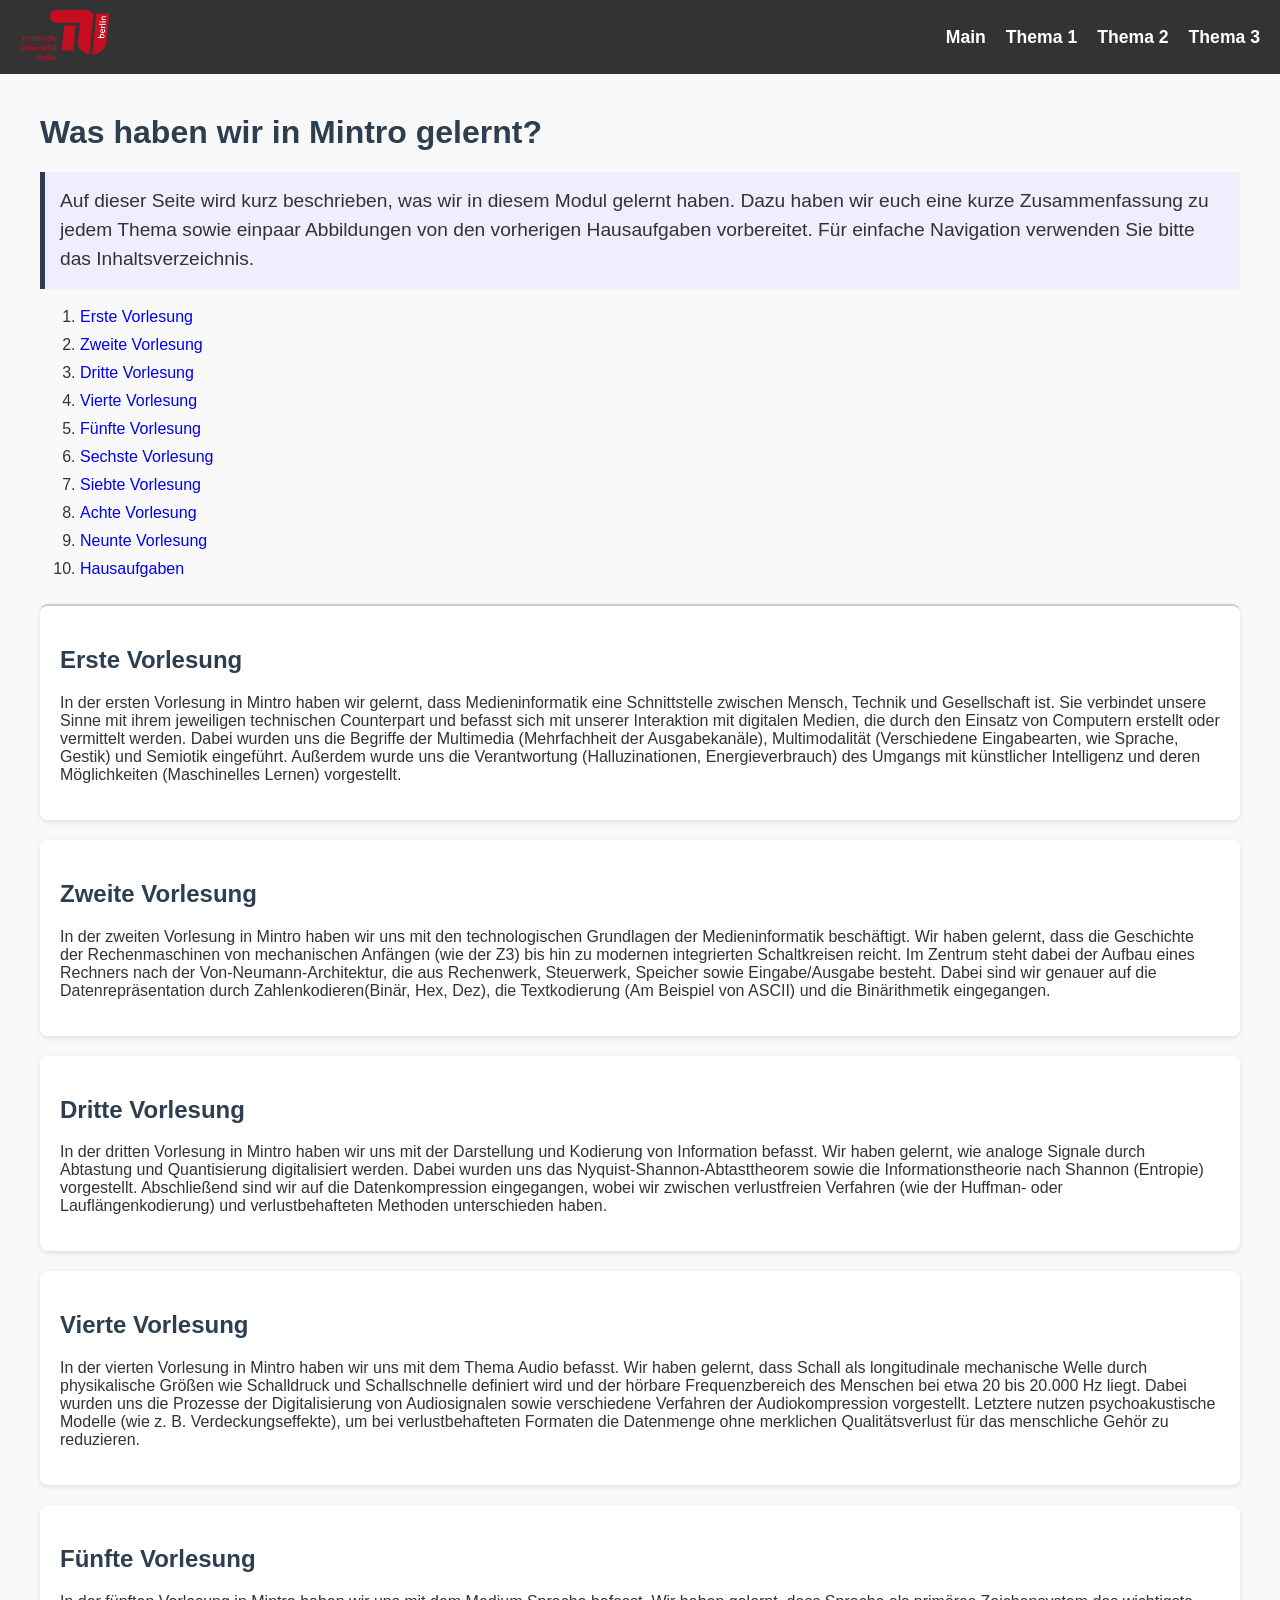
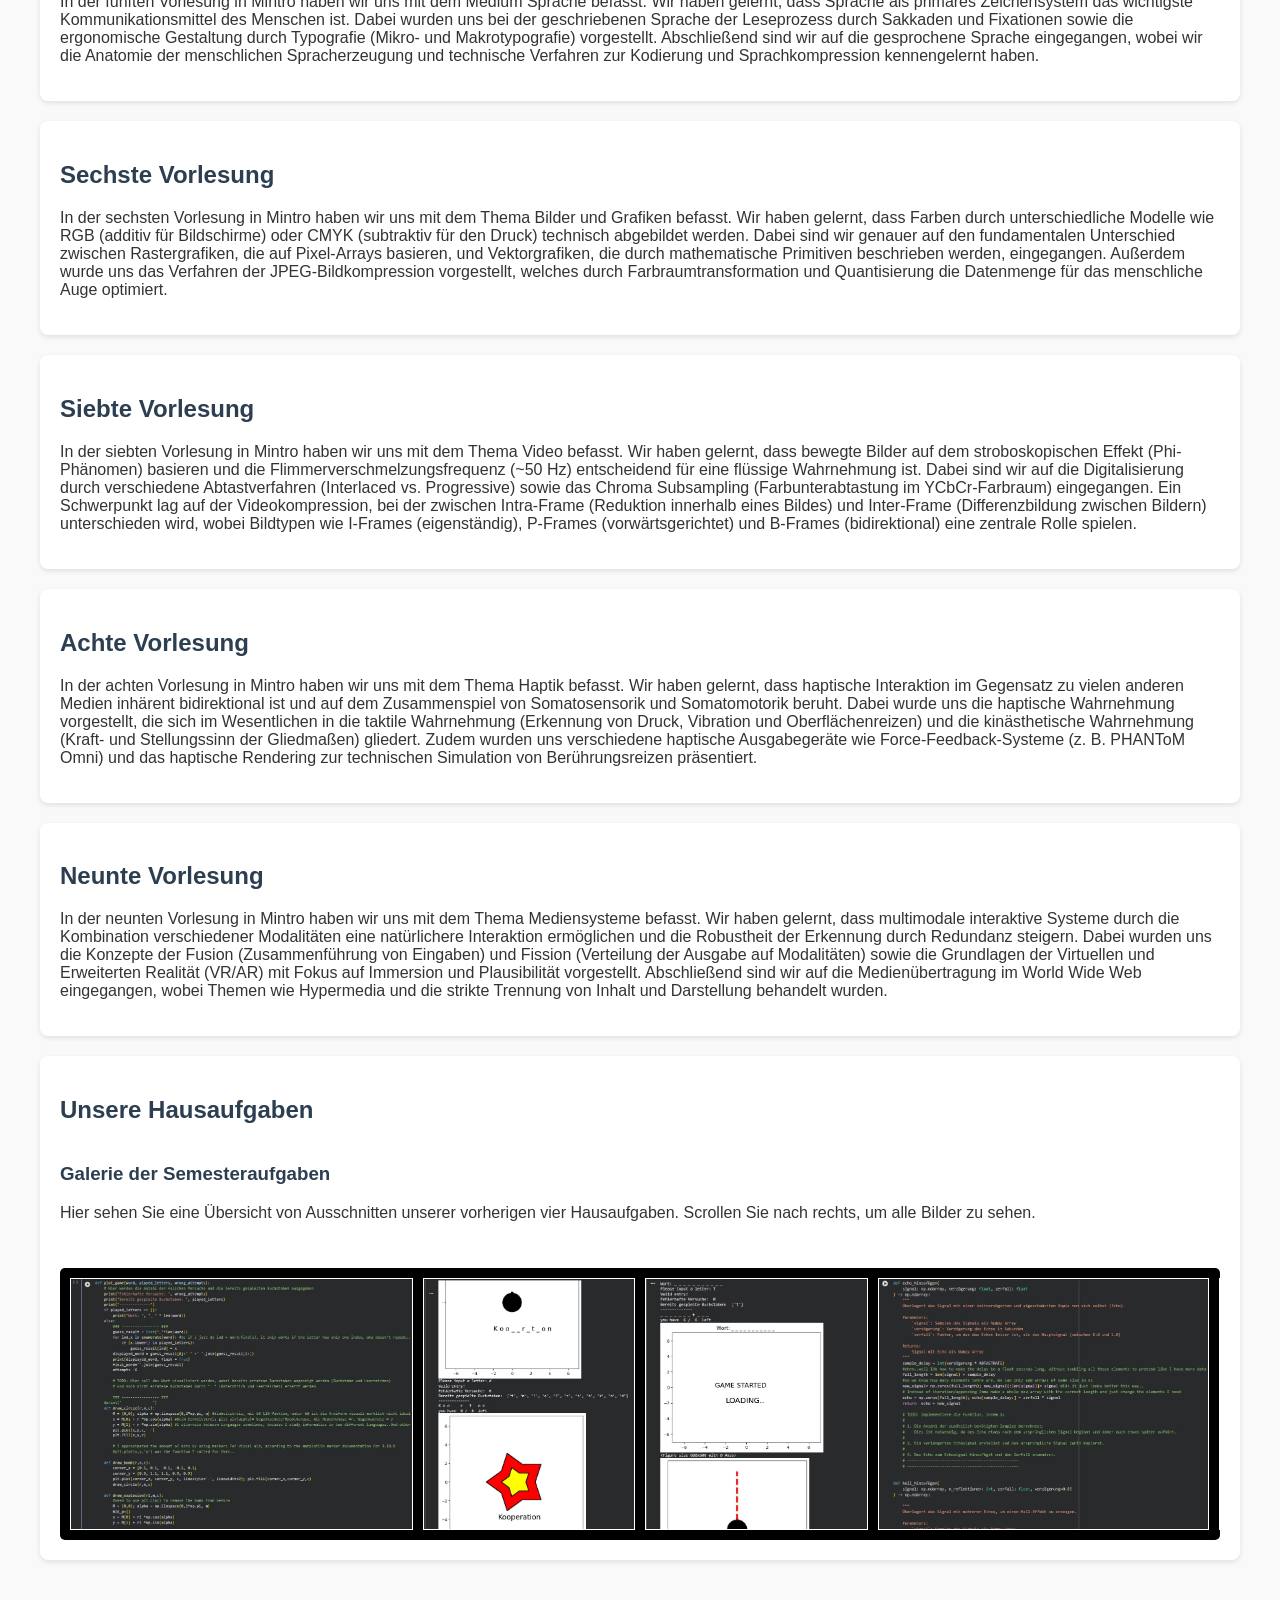
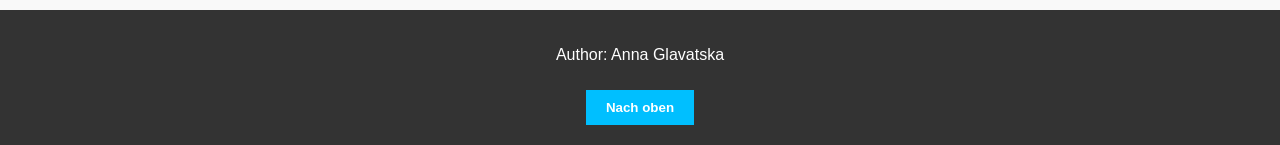
<file: index.html>
<!DOCTYPE html>
<html lang="de">
    <head>
        <meta charset="UTF-8"> <title>Gemeinsame Seite</title> 
        <link rel="stylesheet" href="index.css">
        <meta name="viewport" content="width=device-width, initial-scale=1.0">

    </head>
    <body>
        <header>
            <div class ="logo"> <img src="pictures/TUB.png" alt="TU-LOGO"></div> 
            <nav>
                <ul>
                    <li><a href="index.html">Main</a></li>
                    <li><a href="site_1.html">Thema 1</a></li>
                    <li><a href="site_2.html">Thema 2</a></li>
                    <li><a href="site_3.html">Thema 3</a></li>

                </ul>   
            </nav>
        </header>
        <main>
            <h1>Was haben wir in Mintro gelernt?</h1>
            <div class="introduction">
                <p>Auf dieser Seite wird kurz beschrieben, was wir in diesem Modul gelernt haben. 
                Dazu haben wir euch eine kurze Zusammenfassung zu jedem Thema sowie einpaar Abbildungen von den vorherigen Hausaufgaben vorbereitet. 
                Für einfache Navigation verwenden Sie bitte das Inhaltsverzeichnis.</p>
            </div>
            <div class="contents_tab">
                <ol>
                    <li><a href="#vorlesung1">Erste Vorlesung</a></li>
                    <li><a href="#vorlesung2">Zweite Vorlesung</a></li>
                    <li><a href="#vorlesung3">Dritte Vorlesung</a></li>
                    <li><a href="#vorlesung4">Vierte Vorlesung</a></li>
                    <li><a href="#vorlesung5">Fünfte Vorlesung</a></li>
                    <li><a href="#vorlesung6">Sechste Vorlesung</a></li>
                    <li><a href="#vorlesung7">Siebte Vorlesung</a></li>
                    <li><a href="#vorlesung8">Achte Vorlesung</a></li>
                    <li><a href="#vorlesung9">Neunte Vorlesung</a></li>
                    <li><a href="#hausaufgaben">Hausaufgaben</a></li>
                </ol>
            </div>

        <section id="vorlesung1">
            <h2>Erste Vorlesung</h2>

            <p>In der ersten Vorlesung in Mintro haben wir gelernt, dass Medieninformatik eine Schnittstelle zwischen Mensch, Technik und Gesellschaft ist. 
            Sie verbindet unsere Sinne mit ihrem jeweiligen technischen Counterpart und befasst sich mit unserer Interaktion mit digitalen Medien, die durch den Einsatz von Computern erstellt oder vermittelt werden. 
            Dabei wurden uns die Begriffe der Multimedia (Mehrfachheit der Ausgabekanäle), Multimodalität (Verschiedene Eingabearten, wie Sprache, Gestik) und Semiotik eingeführt. 
            Außerdem wurde uns die Verantwortung (Halluzinationen, Energieverbrauch) des Umgangs mit künstlicher Intelligenz und deren Möglichkeiten (Maschinelles Lernen) vorgestellt. 
            </p>
        </section>
        <section id="vorlesung2">
            <h2>Zweite Vorlesung</h2>
            <p>In der zweiten Vorlesung in Mintro haben wir uns mit den technologischen Grundlagen der Medieninformatik beschäftigt. 
            Wir haben gelernt, dass die Geschichte der Rechenmaschinen von mechanischen Anfängen (wie der Z3) bis hin zu modernen integrierten Schaltkreisen reicht. 
            Im Zentrum steht dabei der Aufbau eines Rechners nach der Von-Neumann-Architektur, die aus Rechenwerk, Steuerwerk, Speicher sowie Eingabe/Ausgabe besteht. 
            Dabei sind wir genauer auf die Datenrepräsentation durch Zahlenkodieren(Binär, Hex, Dez), die Textkodierung (Am Beispiel von ASCII) und die Binärithmetik eingegangen.
            </p>
        </section>

        <section id="vorlesung3">
            <h2>Dritte Vorlesung</h2>
            <p>In der dritten Vorlesung in Mintro haben wir uns mit der Darstellung und Kodierung von Information befasst. 
                Wir haben gelernt, wie analoge Signale durch Abtastung und Quantisierung digitalisiert werden. 
                Dabei wurden uns das Nyquist-Shannon-Abtasttheorem sowie die Informationstheorie nach Shannon (Entropie) vorgestellt. 
                Abschließend sind wir auf die Datenkompression eingegangen, wobei wir zwischen verlustfreien Verfahren (wie der Huffman- oder Lauflängenkodierung) und verlustbehafteten Methoden unterschieden haben. 
            </p>
        </section>

        <section id="vorlesung4">
            <h2>Vierte Vorlesung</h2>
            <p>In der vierten Vorlesung in Mintro haben wir uns mit dem Thema Audio befasst. 
                Wir haben gelernt, dass Schall als longitudinale mechanische Welle durch physikalische Größen wie Schalldruck und Schallschnelle definiert wird und der hörbare Frequenzbereich des Menschen bei etwa 20 bis 20.000 Hz liegt. 
                Dabei wurden uns die Prozesse der Digitalisierung von Audiosignalen sowie verschiedene Verfahren der Audiokompression vorgestellt. 
                Letztere nutzen psychoakustische Modelle (wie z. B. Verdeckungseffekte), um bei verlustbehafteten Formaten die Datenmenge ohne merklichen Qualitätsverlust für das menschliche Gehör zu reduzieren.
            </p>
        </section>
        
        <section id="vorlesung5">
            <h2>Fünfte Vorlesung</h2>
            <p>In der fünften Vorlesung in Mintro haben wir uns mit dem Medium Sprache befasst. Wir haben gelernt, dass Sprache als primäres Zeichensystem das wichtigste Kommunikationsmittel des Menschen ist. 
                Dabei wurden uns bei der geschriebenen Sprache der Leseprozess durch Sakkaden und Fixationen sowie die ergonomische Gestaltung durch Typografie (Mikro- und Makrotypografie) vorgestellt. 
                Abschließend sind wir auf die gesprochene Sprache eingegangen, wobei wir die Anatomie der menschlichen Spracherzeugung und technische Verfahren zur Kodierung und Sprachkompression kennengelernt haben.
            </p>
        </section>
        
        <section id="vorlesung6">
            <h2>Sechste Vorlesung</h2>
            <p>In der sechsten Vorlesung in Mintro haben wir uns mit dem Thema Bilder und Grafiken befasst. 
                Wir haben gelernt, dass Farben durch unterschiedliche Modelle wie RGB (additiv für Bildschirme) oder CMYK (subtraktiv für den Druck) technisch abgebildet werden. 
                Dabei sind wir genauer auf den fundamentalen Unterschied zwischen Rastergrafiken, die auf Pixel-Arrays basieren, und Vektorgrafiken, die durch mathematische Primitiven beschrieben werden, eingegangen. 
                Außerdem wurde uns das Verfahren der JPEG-Bildkompression vorgestellt, welches durch Farbraumtransformation und Quantisierung die Datenmenge für das menschliche Auge optimiert.
            </p>
        </section>
        
        <section id="vorlesung7">
            <h2>Siebte Vorlesung</h2>
            <p>In der siebten Vorlesung in Mintro haben wir uns mit dem Thema Video befasst. 
                Wir haben gelernt, dass bewegte Bilder auf dem stroboskopischen Effekt (Phi-Phänomen) basieren und die Flimmerverschmelzungsfrequenz (~50 Hz) entscheidend für eine flüssige Wahrnehmung ist. 
                Dabei sind wir auf die Digitalisierung durch verschiedene Abtastverfahren (Interlaced vs. Progressive) sowie das Chroma Subsampling (Farbunterabtastung im YCbCr-Farbraum) eingegangen. 
                Ein Schwerpunkt lag auf der Videokompression, bei der zwischen Intra-Frame (Reduktion innerhalb eines Bildes) und Inter-Frame (Differenzbildung zwischen Bildern) unterschieden wird,
                 wobei Bildtypen wie I-Frames (eigenständig), P-Frames (vorwärtsgerichtet) und B-Frames (bidirektional) eine zentrale Rolle spielen.
            </p>
        </section>
        
        <section id="vorlesung8">
            <h2>Achte Vorlesung</h2>
            <p>In der achten Vorlesung in Mintro haben wir uns mit dem Thema Haptik befasst. 
                Wir haben gelernt, dass haptische Interaktion im Gegensatz zu vielen anderen Medien inhärent bidirektional ist und auf dem Zusammenspiel von Somatosensorik und Somatomotorik beruht. 
                Dabei wurde uns die haptische Wahrnehmung vorgestellt, die sich im Wesentlichen in die taktile Wahrnehmung (Erkennung von Druck, Vibration und Oberflächenreizen) und die kinästhetische Wahrnehmung (Kraft- und Stellungssinn der Gliedmaßen) gliedert. 
                Zudem wurden uns verschiedene haptische Ausgabegeräte wie Force-Feedback-Systeme (z. B. PHANToM Omni) und das haptische Rendering zur technischen Simulation von Berührungsreizen präsentiert.
            </p>
        </section>
        
        <section id="vorlesung9">
            <h2>Neunte Vorlesung</h2>
            <p>In der neunten Vorlesung in Mintro haben wir uns mit dem Thema Mediensysteme befasst. 
                Wir haben gelernt, dass multimodale interaktive Systeme durch die Kombination verschiedener Modalitäten eine natürlichere Interaktion ermöglichen und die Robustheit der Erkennung durch Redundanz steigern. 
                Dabei wurden uns die Konzepte der Fusion (Zusammenführung von Eingaben) und Fission (Verteilung der Ausgabe auf Modalitäten) sowie die Grundlagen der Virtuellen und Erweiterten Realität (VR/AR) mit Fokus auf Immersion und Plausibilität vorgestellt. 
                Abschließend sind wir auf die Medienübertragung im World Wide Web eingegangen, wobei Themen wie Hypermedia und die strikte Trennung von Inhalt und Darstellung behandelt wurden.
            </p>
        </section>

<section id="hausaufgaben">
            <h2>Unsere Hausaufgaben</h2>
            
            <div class="grid-container">
                
                <div class="hw_topic">
                    <h3>Galerie der Semesteraufgaben</h3>
                    <p>Hier sehen Sie eine Übersicht von Ausschnitten unserer vorherigen vier Hausaufgaben. Scrollen Sie nach rechts, um alle Bilder zu sehen.</p>
                </div>

                <div class="slider">
                    <img src="pictures/hw1.jpeg" alt="Hausaufgabe 1">
                    <img src="pictures/hw1_bomb.jpeg" alt="Hausaufgabe 1 Bombe">
                    <img src="pictures/hw1_game.jpeg" alt="Hausaufgabe 1 Spiel">
                    <img src="pictures/hw2.jpeg" alt="Hausaufgabe 2">
                    <img src="pictures/hw2_py.jpeg" alt="Hausaufgabe 2 Python">
                    <img src="pictures/hw3.jpeg" alt="Hausaufgabe 3">
                    <img src="pictures/hw3_py.jpeg" alt="Hausaufgabe 3 Python">
                    <img src="pictures/hw3_pfp.jpeg" alt="Hausaufgabe 2 Titel">
                    <img src="pictures/hw4.png" alt="Hausaufgabe 4">
                    <img src="pictures/hw4_cd.jpeg" alt="Hausaufgabe 4 Code">
                </div>

            </div>
        </section>
        </main>

        <footer>
        <p>Author: Anna Glavatska</p>
        <a href="#"><button>Nach oben</button></a>
    </footer>

    </body>
</html>
</file>
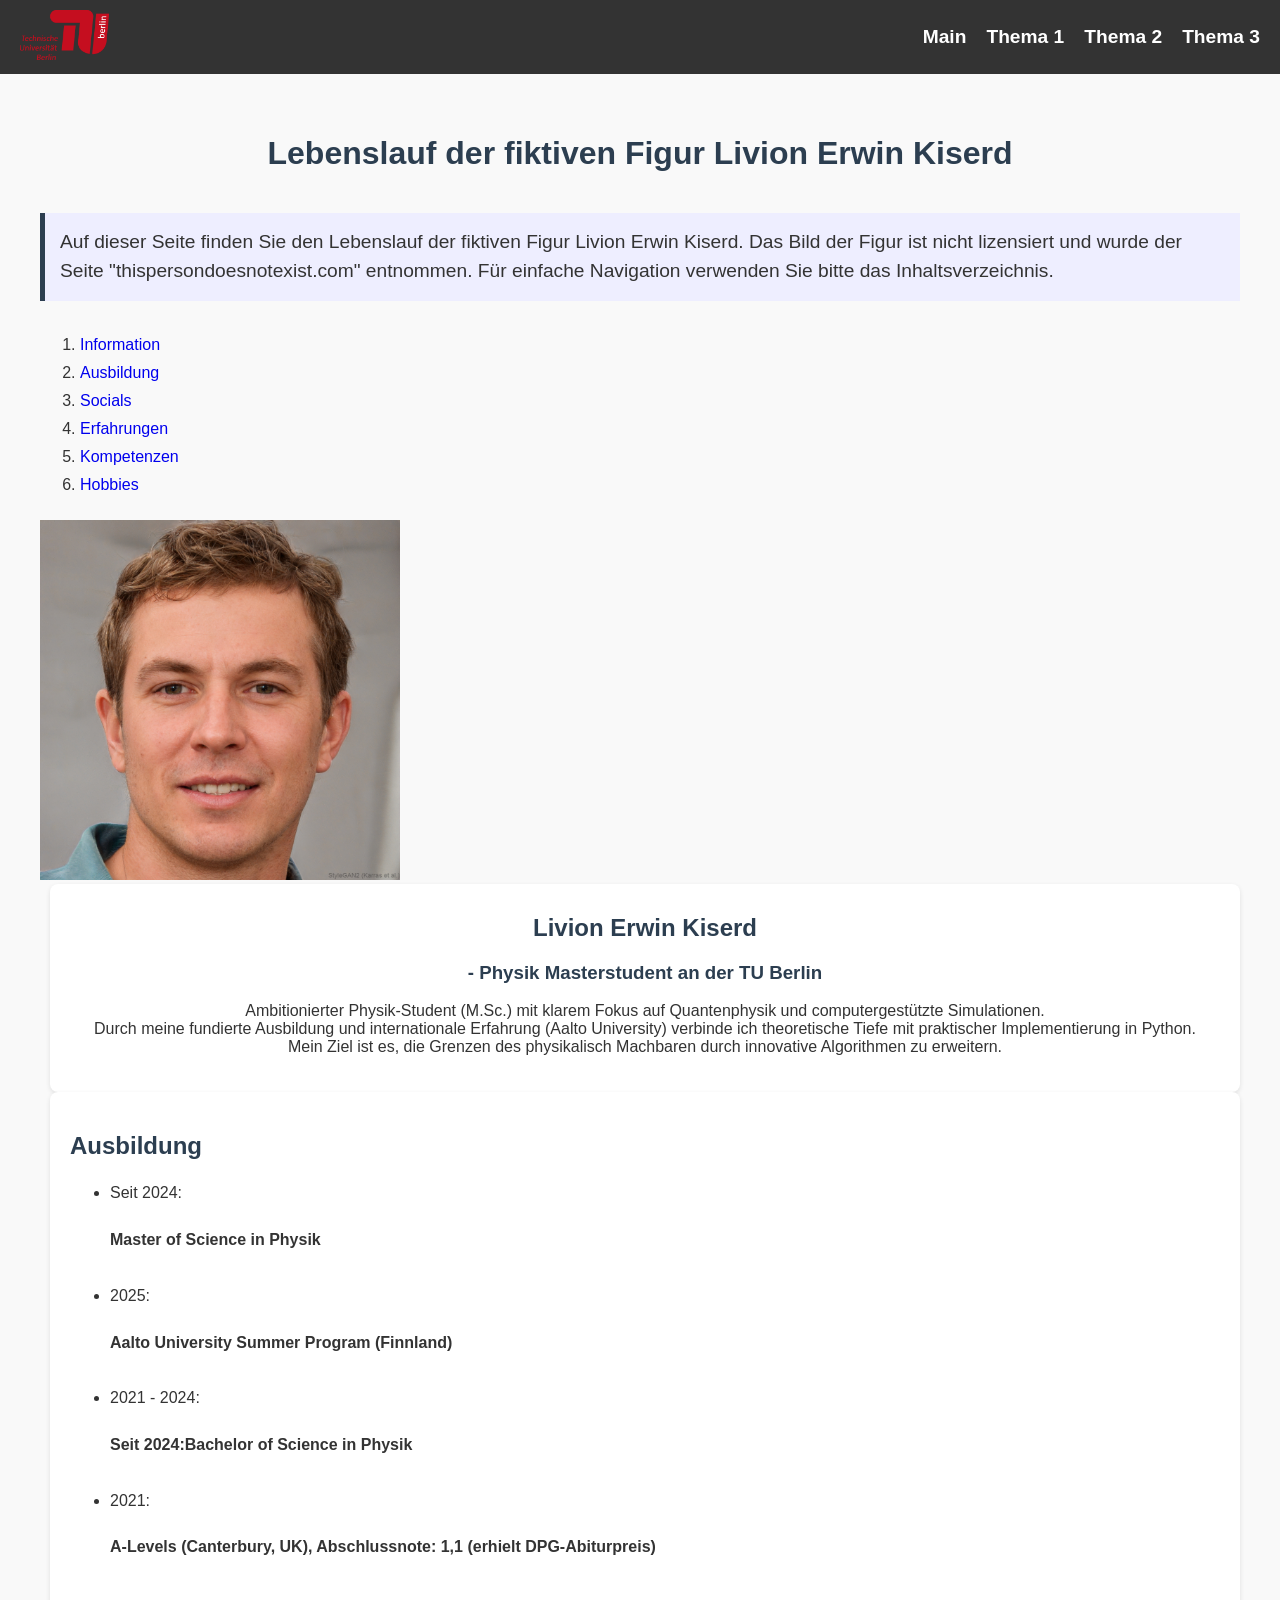
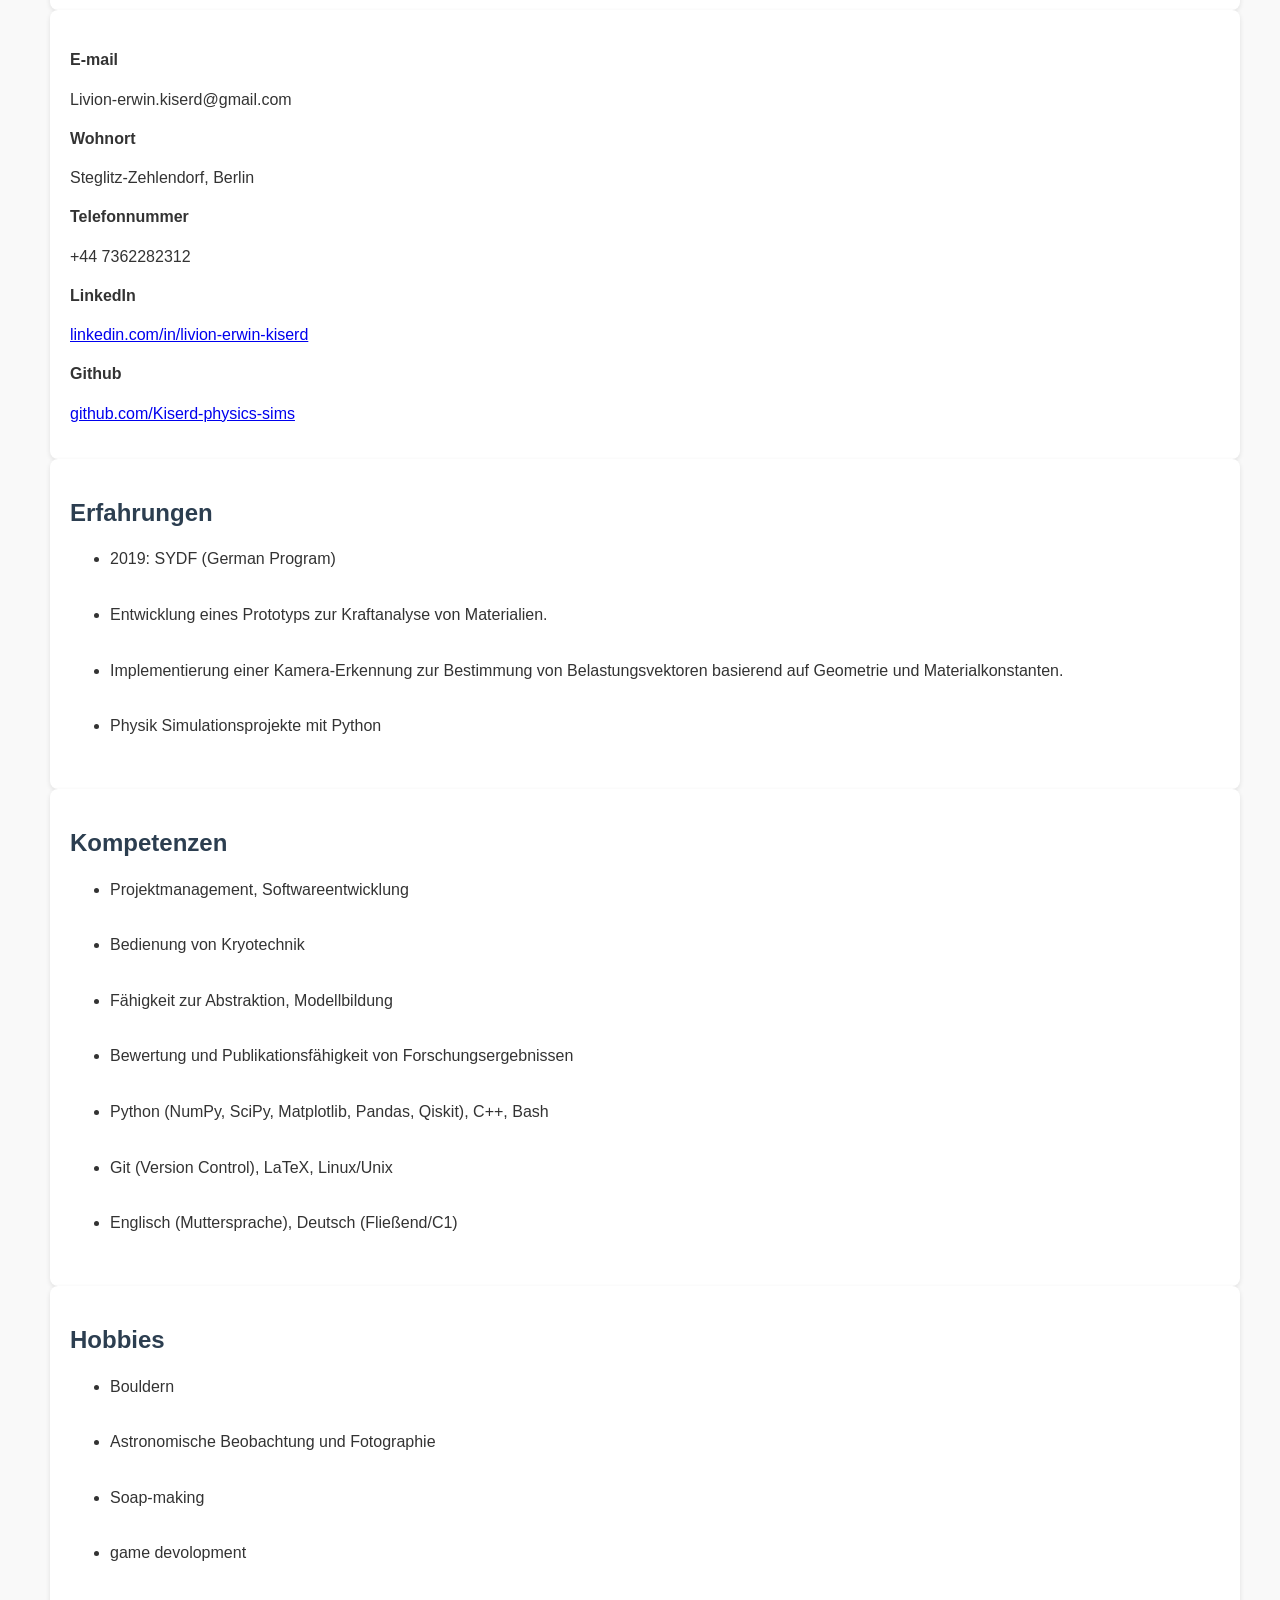
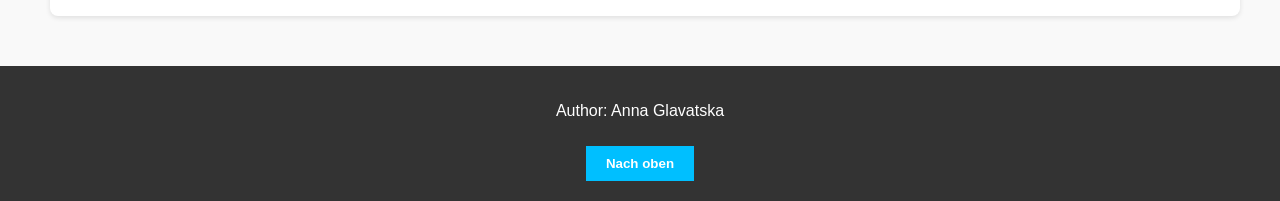
<file: site_1.html>
<!DOCTYPE html>
<html lang="de">
    <head>
        <meta charset="UTF-8"> <title>Seite 1_AG</title> 
        <link rel="stylesheet" href="site_1.css">
        <meta name="viewport" content="width=device-width, initial-scale=1.0">
    </head>
    <body>
        <header>
            <div class ="logo"> <img src="pictures/TUB.png" alt="TU-LOGO"></div> 
            <nav>
                <ul>
                    <li><a href="index.html">Main</a></li>
                    <li><a href="site_1.html">Thema 1</a></li>
                    <li><a href="site_2.html">Thema 2</a></li>
                    <li><a href="site_3.html">Thema 3</a></li>

                </ul>   
            </nav>
        </header>
        <main>
            <!--We are currently here-->
            <div class="mob">
            <h1>Lebenslauf der fiktiven Figur Livion Erwin Kiserd</h1>
            <div class="introduction">
                <p>Auf dieser Seite finden Sie den Lebenslauf der fiktiven Figur Livion Erwin Kiserd.
                Das Bild der Figur ist nicht lizensiert und wurde der Seite "thispersondoesnotexist.com" entnommen.
                Für einfache Navigation verwenden Sie bitte das Inhaltsverzeichnis.</p>
            </div>
            <div class="contents_tab">
                <ol>
                    <li><a href="#Information">Information</a></li>
                    <li><a href="#Ausbildung">Ausbildung</a></li>
                    <li><a href="#Socials">Socials</a></li>
                    <li><a href="#Erfahrungen">Erfahrungen</a></li>
                    <li><a href="#Kompetenzen">Kompetenzen</a></li>
                    <li><a href="#Hobbies">Hobbies</a></li>
                </ol>
            </div>
            <div class="grid-container">
                <img class="image" src="pictures/british_ahh_dude.jpg" alt="Livion-Kiserd Bild">
                <div class="information">
                <section id = "Information">
                    <h1>Livion Erwin Kiserd</h1>
                    <h3>- Physik Masterstudent an der TU Berlin</h3>

                    <p>Ambitionierter Physik-Student (M.Sc.) mit klarem Fokus auf Quantenphysik und computergestützte Simulationen. <br>
                        Durch meine fundierte Ausbildung und internationale Erfahrung (Aalto University) verbinde ich theoretische Tiefe mit praktischer Implementierung in Python. <br>
                        Mein Ziel ist es, die Grenzen des physikalisch Machbaren durch innovative Algorithmen zu erweitern.</p>
                </section>
                </div>
                <div class="ausbildung">
                <section id = "Ausbildung">
                    <h2>Ausbildung</h2>

                    <ul>
                        <li>Seit 2024: <br>
                            <h4> Master of Science in Physik</h4></li>
                        <li>2025: <br>
                            <h4>Aalto University Summer Program (Finnland)</h4></li>
                        <li>2021 - 2024: <br>
                            <h4>Seit 2024:Bachelor of Science in Physik</h4></li>
                        <li>2021: <br>
                            <h4>A-Levels (Canterbury, UK), Abschlussnote: 1,1 (erhielt DPG-Abiturpreis)</h4></li>
                    </ul>
                </section>
                </div>
                <div class="socials">
                <section id = "Socials">
                    <h4>E-mail</h4>
                    <p>Livion-erwin.kiserd@gmail.com</p>
                    <h4>Wohnort</h4>
                    <p>Steglitz-Zehlendorf, Berlin</p>
                    <h4>Telefonnummer</h4>
                    <p>+44 7362282312</p>
                    <h4>LinkedIn</h4>
                    <p><a href="https://www.linkedin.com/in/livion-erwin-kiserd">linkedin.com/in/livion-erwin-kiserd</a></p>
                    <h4>Github</h4>
                    <p><a href="https://github.com/Kiserd-physics-sims">github.com/Kiserd-physics-sims</a></p>
                </section>
                </div>
                <div class="erfahrungen">
                <section id = "Erfahrungen">
                    <h2>Erfahrungen</h2>

                    <ul>
                        <li>2019: SYDF (German Program)</li> 
                        <li> Entwicklung eines Prototyps zur Kraftanalyse von Materialien.</li> 
                        <li>Implementierung einer Kamera-Erkennung zur Bestimmung von Belastungsvektoren basierend auf Geometrie und Materialkonstanten.</li> 
                        <li>Physik Simulationsprojekte mit Python</li>
                    </ul>
                </section>
                </div>
                <div class="kompetenzen">
                <section id = "Kompetenzen">
                    <h2>Kompetenzen</h2>
                        <ul>
                            <li>Projektmanagement, Softwareentwicklung</li>  
                            <li>Bedienung von Kryotechnik</li> 
                            <li>Fähigkeit zur Abstraktion, Modellbildung</li> 
                            <li>Bewertung und Publikationsfähigkeit von Forschungsergebnissen</li> 
                            <li>Python (NumPy, SciPy, Matplotlib, Pandas, Qiskit), C++, Bash</li> 
                            <li>Git (Version Control), LaTeX, Linux/Unix</li> 
                            <li>Englisch (Muttersprache), Deutsch (Fließend/C1)</li> 
                        </ul>
                </section>
                </div>
                <div class="hobbies">
                <section id = "Hobbies">
                    <h2>Hobbies</h2>

                    <ul>
                        <li>Bouldern</li> 
                        <li>Astronomische Beobachtung und Fotographie</li> 
                        <li>Soap-making</li> 
                        <li>game devolopment</li>
                    </ul>
                </section>
                </div>
            </div>
        </div>
        </main>
        <footer>
        <p>Author: Anna Glavatska</p>
        <a href="#"><button>Nach oben</button></a>
    </footer>

    </body>
</html>
</file>
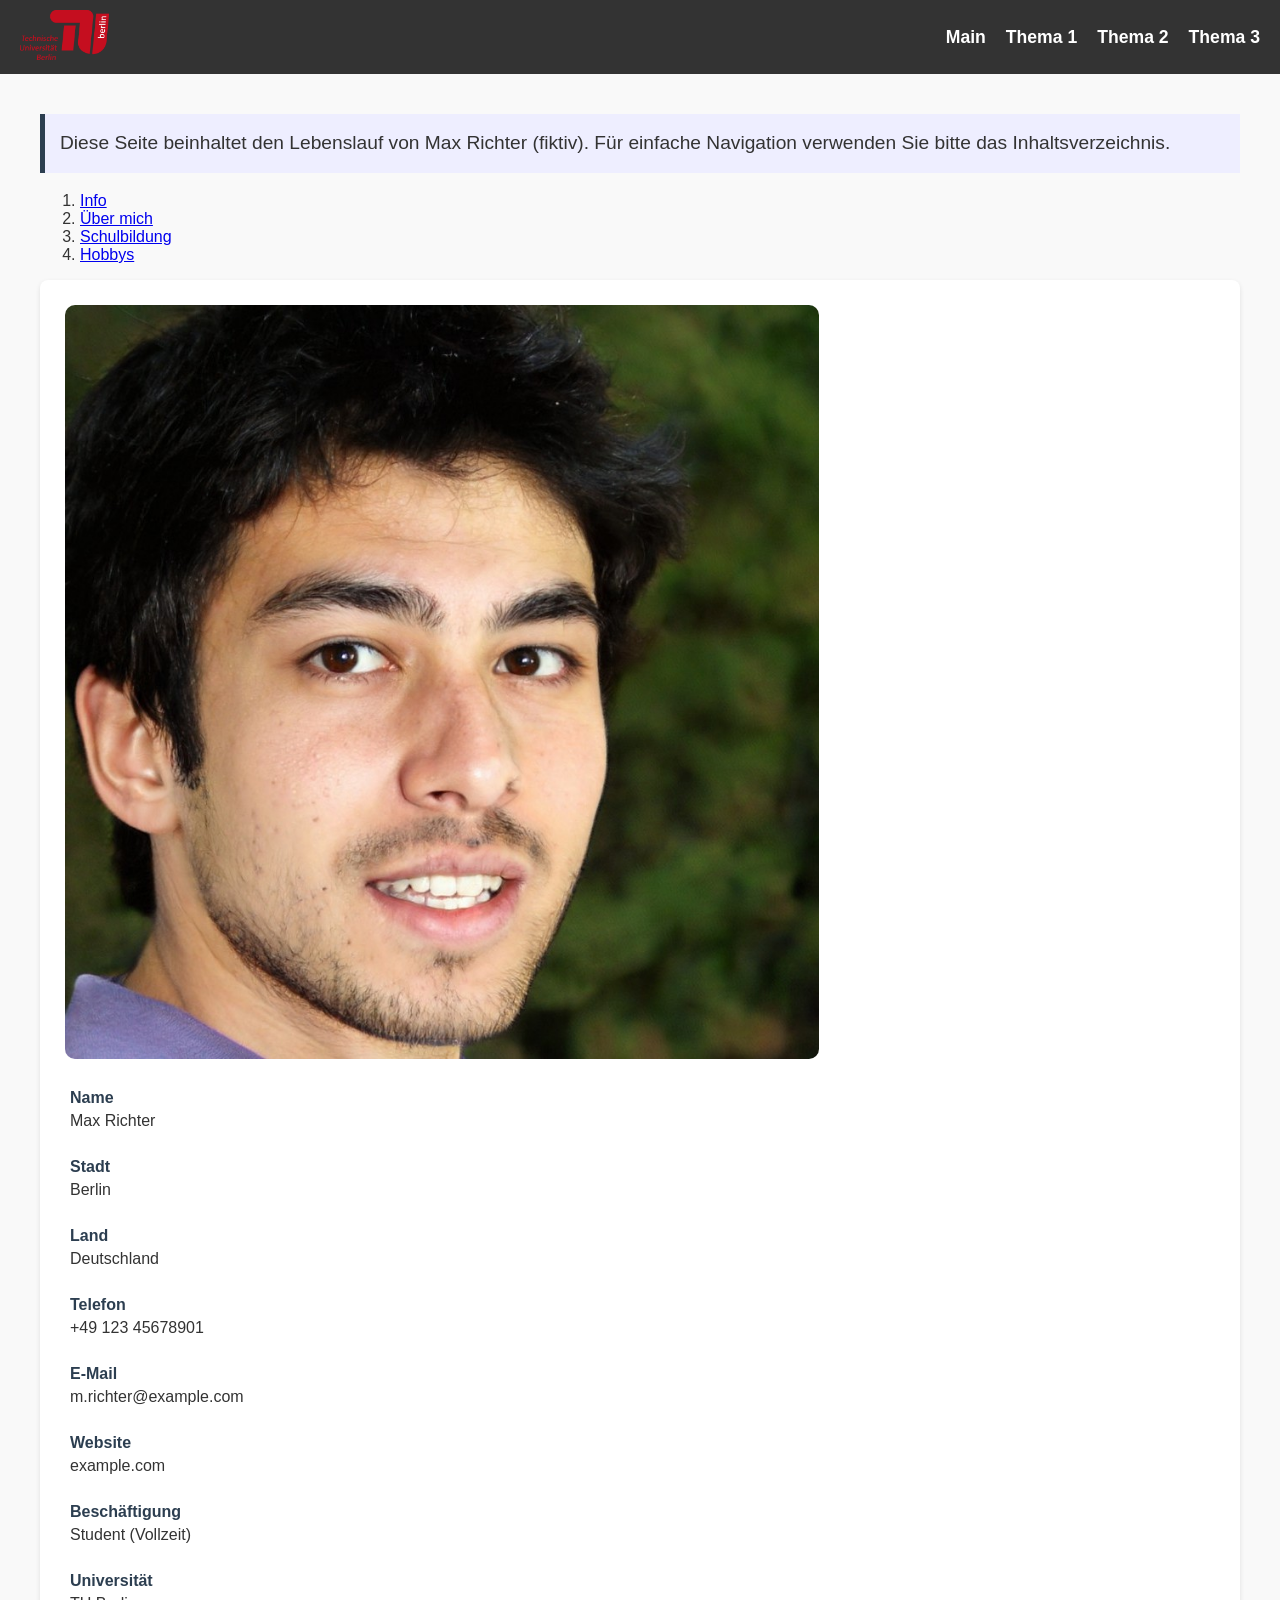
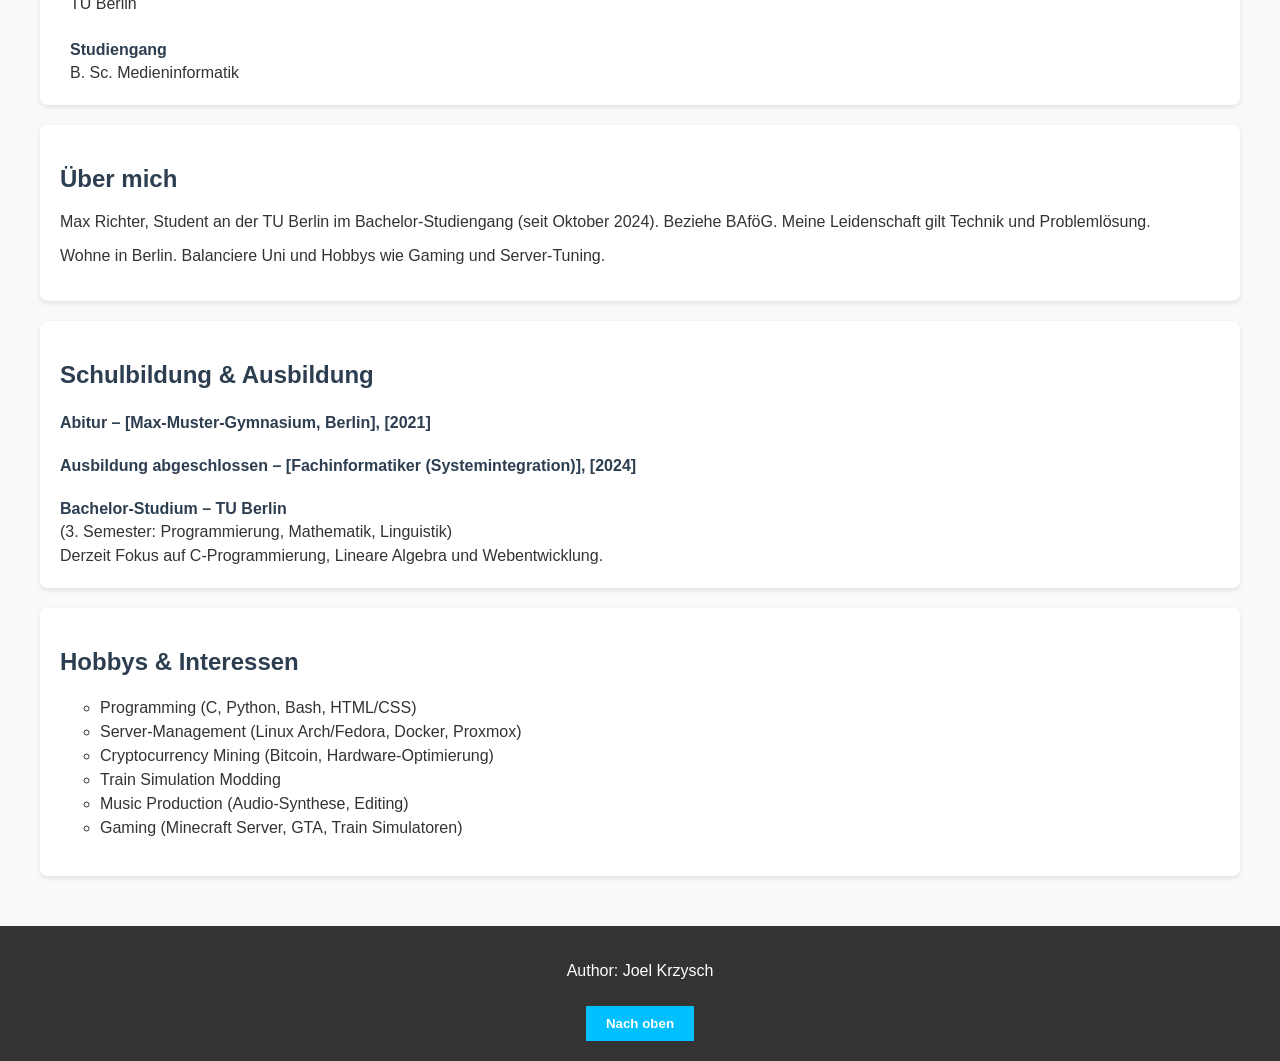
<file: site_2.html>
<!DOCTYPE html>
<html>
    <head>
        <title>Lebenslauf von Max Richter</title>
        <link rel="stylesheet" type="text/css" href="site_2.css">
        <meta charset="UTF-8">
        <meta name="viewport" content="width=device-width, initial-scale=1.0">
    </head>
    <body>
        <!--
        Checklist:
        div
        h1
        p
        ul
        ol
        li
        a
        img
        button
        --------
        class
        id
        href
        src
        -->

        <header>
            <div class ="logo"> <img src="pictures/TUB.png" alt="TU-LOGO"></div>
            <nav>
                <ul>
                    <li><a href="index.html">Main</a></li>
                    <li><a href="site_1.html">Thema 1</a></li>
                    <li><a href="site_2.html">Thema 2</a></li>
                    <li><a href="site_3.html">Thema 3</a></li>
                </ul>
            </nav>
        </header>
        <main>
            <div class="introduction">
                <p>Diese Seite beinhaltet den Lebenslauf von Max Richter (fiktiv).
                Für einfache Navigation verwenden Sie bitte das Inhaltsverzeichnis.</p>
            </div>
            <div class="contents_tab">
                <ol>
                    <li><a href="#info">Info</a></li>
                    <li><a href="#about">Über mich</a></li>
                    <li><a href="#bildung">Schulbildung</a></li>
                    <li><a href="#hobbys">Hobbys</a></li>
                </ol>
            </div>
            <div class="main">
                <section class="sec-info" id="info">
                    <img class="sec-info-img" src="pictures/profilbild-mr.jpg" alt="Max Richter">
                    <div class="sec-info-text">
                        <div class="info-name">
                            <h4>Name</h4>
                            <span>Max Richter</span>
                        </div>
                        <div class="info-stadt">
                            <h4>Stadt</h4>
                            <span>Berlin</span>
                        </div>
                        <div class="info-land">
                            <h4>Land</h4>
                            <span>Deutschland</span>
                        </div>
                        <div class="info-tel">
                            <h4>Telefon</h4>
                            <span>+49 123 45678901</span>
                        </div>
                        <div class="info-mail">
                            <h4>E-Mail</h4>
                            <span><a href="#">m.richter@example.com</a></span>
                        </div>
                        <div class="info-website">
                            <h4>Website</h4>
                            <span><a href="#">example.com</a></span>
                        </div>
                        <div class="info-occupation">
                            <h4>Beschäftigung</h4>
                            <span>Student (Vollzeit)</span>
                        </div>
                        <div class="info-uni">
                            <h4>Universität</h4>
                            <span>TU Berlin</span>
                        </div>
                        <div class="info-studiengang">
                            <h4>Studiengang</h4>
                            <span>B. Sc. Medieninformatik</span>
                        </div>
                    </div>
                </section>
            </div>
            <div>
                <section id="about">
                    <h2>Über mich</h2>
                    <p>Max Richter, Student an der TU Berlin im Bachelor-Studiengang (seit Oktober 2024). Beziehe BAföG. Meine Leidenschaft gilt Technik und Problemlösung.</p>
                    <p>Wohne in Berlin. Balanciere Uni und Hobbys wie Gaming und Server-Tuning.</p>
                </section>
                <section id="bildung">
                    <h2>Schulbildung & Ausbildung</h2>
                    <h4>Abitur – [Max-Muster-Gymnasium, Berlin], [2021]</h4>
                    <h4>Ausbildung abgeschlossen – [Fachinformatiker (Systemintegration)], [2024]</h4>
                    <h4>Bachelor-Studium – TU Berlin</h4>
                    <span>(3. Semester: Programmierung, Mathematik, Linguistik)</span><br>
                    <span>Derzeit Fokus auf C-Programmierung, Lineare Algebra und Webentwicklung.</span>
                </section>
               
                <section id="hobbys">
                    <h2>Hobbys & Interessen</h2>
                    <ul>
                        <li>Programming (C, Python, Bash, HTML/CSS)</li>
                        <li>Server-Management (Linux Arch/Fedora, Docker, Proxmox)</li>
                        <li>Cryptocurrency Mining (Bitcoin, Hardware-Optimierung)</li>
                        <li>Train Simulation Modding</li>
                        <li>Music Production (Audio-Synthese, Editing)</li>
                        <li>Gaming (Minecraft Server, GTA, Train Simulatoren)</li>
                    </ul>
                </section>
            </div>
        </main>
        <footer>
            <p>Author: Joel Krzysch</p>
            <a href="#"><button>Nach oben</button></a>
        </footer>
    </body>
</html>
</file>
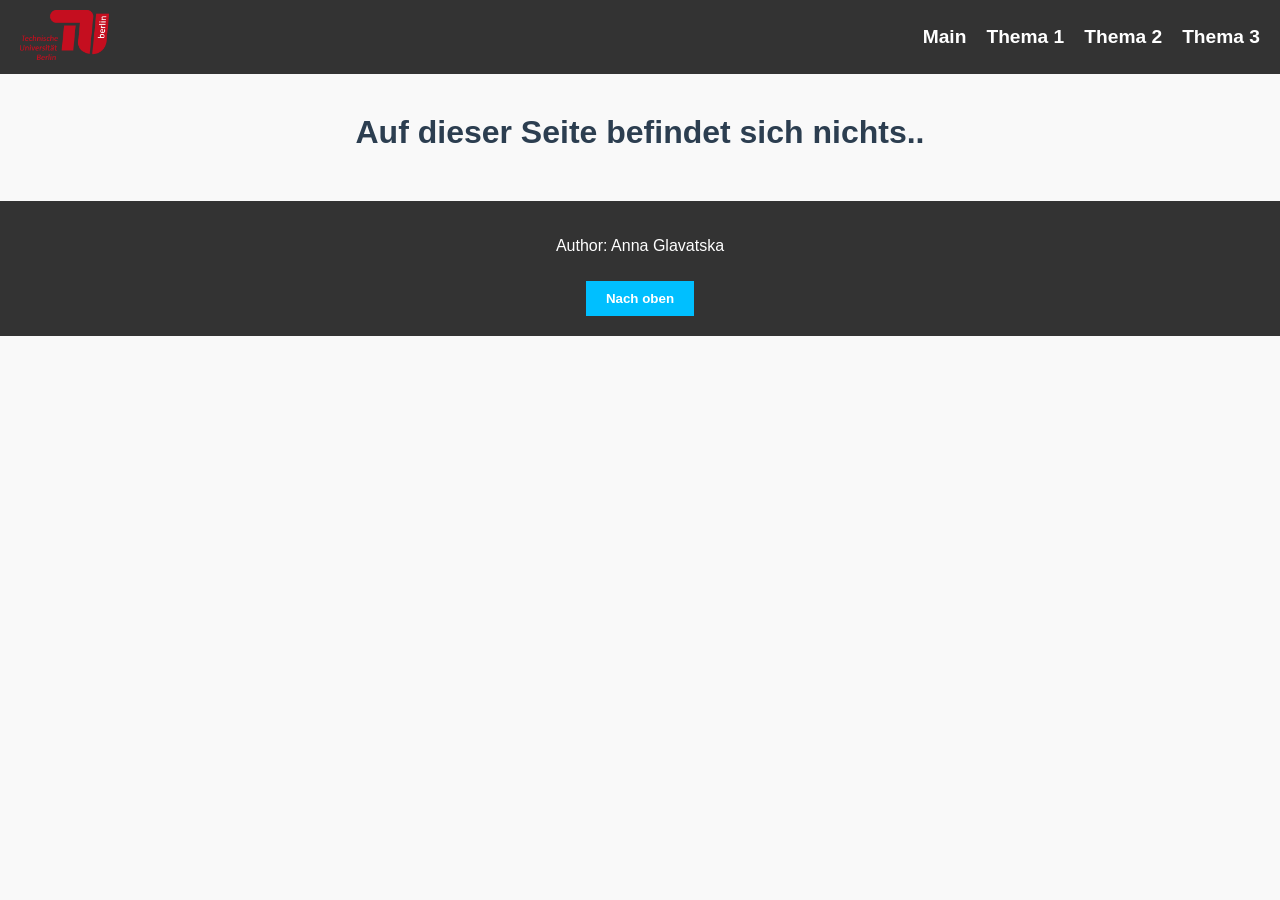
<file: site_3.html>
<!DOCTYPE html>
<html lang="de">
    <head>
        <meta charset="UTF-8"> <title>Seite 3_AG</title> 
        <link rel="stylesheet" href="site_3.css">
        <meta name="viewport" content="width=device-width, initial-scale=1.0">
    </head>
    <body>
        <header>
            <div class ="logo"> <img src="pictures/TUB.png" alt="TU-LOGO"></div> 
            <nav>
                <ul>
                    <li><a href="index.html">Main</a></li>
                    <li><a href="site_1.html">Thema 1</a></li>
                    <li><a href="site_2.html">Thema 2</a></li>
                    <li><a href="site_3.html">Thema 3</a></li>

                </ul>   
            </nav>
        </header>
        <main> 
            <h1>Auf dieser Seite befindet sich nichts..</h1>
        </main>
        <footer>
        <p>Author: Anna Glavatska</p>
        <a href="#"><button>Nach oben</button></a>
    </footer>

    </body>
</html>
</file>
<file: index.css>
/*Author: Anna Glavatska*/

body {
    font-family: sans-serif;
    margin: 0;
    padding: 0;
    color: #333; 
    background-color: #f9f9f9;
}

/*top*/



header {
    background-color: #333;
    color: white;
    padding: 10px 20px;
    display: flex;
    justify-content: space-between;
    align-items: center;
}

.logo img {
    height: 50px; 
}

nav ul {
    list-style: none; 
    display: flex;    
    gap: 20px;        
    margin: 0;
    padding: 0;
}
nav > ul > li a {
    text-decoration: none;
    color: white;
    font-weight: bold;
    font-size: 1.1rem;

}
nav a:hover {
    color: #4f37b9; 
    text-decoration: none;
}


/*main*/



main {
    max-width: 1200px; 
    margin: 40px auto; 
    padding: 0 20px;
}
.contents_tab ol li a {
    text-decoration: none;
    margin-bottom: 10px;
}
.contents_tab ol li {
    padding-bottom: 10px;
}
h1, h2, h3 {
    color: #2c3e50;
}

.introduction > p {
    font-size: 1.2rem;
    line-height: 1.5;
    background-color: #eef;
    padding: 15px;
    border-left: 5px solid #2c3e50;
}
main ul li {
    line-height: 1.6;
    margin-bottom: 30px;
}

h2 + p {
    margin-top: 10px;
}

section {
    background: white;
    padding: 20px;
    margin-bottom: 20px;
    border-radius: 8px; 
    box-shadow: 0 2px 5px rgba(0,0,0,0.1);
}
#vorlesung1 {
    border-top: 2px solid #ccc;
    padding-top: 20px;
}

/*grid und slider*/



.grid-container {
    display: grid;       
    gap: 30px;           
    
    grid-template-columns: 1fr; 
}

.slider {
    display: flex;       
    gap: 10px;
    overflow-x: auto;    
    padding-bottom: 10px;
    background-color: #000; 
    padding: 10px;
    border-radius: 5px;
}

.slider img {
    height: 250px;       
    width: auto;         
    border: 1px solid white;
}

@media screen and (min-width: 1600px) {
    .grid-container {
        grid-template-columns: 1fr 1fr; 
        align-items: center; 
    }
}

/*footer*/



footer {
    text-align: center;
    padding: 20px;
    background-color: #333;
    color: white;
    margin-top: 50px;
}

footer button {
    background-color: #00bfff;
    border: none;
    padding: 10px 20px;
    color: white;
    cursor: pointer;
    font-weight: bold;
    margin-top: 10px;
}

footer button:hover {
    background-color: #009acd;
}
</file>
<file: site_1.css>
/*Author: Anna Glavatska*/

body {
    font-family: sans-serif;
    margin: 0;
    padding: 0;
    color: #333; 
    background-color: #f9f9f9;
}

/*top*/



header {
    background-color: #333;
    color: white;
    padding: 10px 20px;
    display: flex;
    justify-content: space-between;
    align-items: center;
}

.logo img {
    height: 50px; 
}

nav ul {
    list-style: none; 
    display: flex;    
    gap: 20px;        
    margin: 0;
    padding: 0;
}
nav > ul > li a {
    text-decoration: none;
    color: white;
    font-weight: bold;
    font-size: 1.2rem;
}
nav a:hover {
    color: #4f37b9; 
    text-decoration: none;
}


/*main*/



main {
    max-width: 1200px; 
    margin: 40px auto; 
    padding: 0 20px;
}
.contents_tab ol li a {
    text-decoration: none;
    margin-bottom: 10px;
}
.contents_tab ol li {
    padding-bottom: 10px;
}
h1, h3 {
    text-align: center;

}

h1, h2, h3 {
    color: #2c3e50;
}

.introduction > p {
    font-size: 1.2rem;
    line-height: 1.5;
    background-color: #eef;
    padding: 15px;
    border-left: 5px solid #2c3e50;
}

main ul li {
    line-height: 1.6;
    margin-bottom: 30px;
}
h2 + p {
    margin-top: 10px;
}
section h1{
    text-align: center;
}
section h1 + h3{
    text-align: center;
}
section h1 + h3 + p{
    text-align: center;
} 
section {
    background: white;
    padding: 20px;
    margin-bottom: 0;
    margin-left: 10px;
    border-radius: 8px; 
    box-shadow: 0 2px 5px rgba(0,0,0,0.1);
    height: 100%;
}
#Information {
    padding-top: 10px;
}

/*grid*/
.image {
    grid-area: pic;

    width: 30%;
    height: auto;
    object-fit: cover;
}

.information {
    grid-area: info;
}
.ausbildung {
    grid-area: ausbildung;
}
.socials {
    grid-area: socials;
}
.erfahrungen{
    grid-area: erfahrungen;
}
.kompetenzen{
    grid-area: kompetenzen;
}
.hobbies {
    grid-area: hobbies;
}
.mob {
    display: grid;
    grid-area: mob;
    grid-template-columns: 1fr;

}

@media screen and (min-width: 1600px) {
    .grid-container {
        display: grid;       
        gap: 0;
        grid-auto-rows: auto;   
        grid-template-columns: 1fr 2fr; 

        grid-template-areas: 
        "pic info"
        "socials ausbildung"
        "kompetenzen erfahrungen"
        "kompetenzen hobbies";

    }
    .image {
        width: 100%;
        height: auto;
    }
    section {
        border-radius: 0;
        border-bottom: 0;
        padding-left: 20px;
        padding-right: 40px;
        box-shadow: none;
        border: none;
        border-collapse: collapse;
        font-size: 1.3rem;
        

    }
    section h1{
        text-align: left;
    }
    section h1 + h3{
        text-align: left;
    }
    section h1 + h3 + p{
    text-align: left;
} 
}
/*   
    grid classes:
image           
information
ausbildung
socials
erfahrungen
kompetenzen
hobbies
*/





/*footer*/


footer {
    text-align: center;
    padding: 20px;
    background-color: #333;
    color: white;
    margin-top: 50px;
}

footer button {
    background-color: #00bfff;
    border: none;
    padding: 10px 20px;
    color: white;
    cursor: pointer;
    font-weight: bold;
    margin-top: 10px;
}

footer button:hover {
    background-color: #009acd;
}
</file>
<file: site_2.css>
/*Author: Joel Krzysch*/

body {
    font-family: sans-serif;
    margin: 0;
    padding: 0;
    color: #333;
    background-color: #f9f9f9;
    min-height: 100vh;
    align-items: center; 
    overflow-x: hidden;
    overflow-y: scroll;
}



/* Menu */

header {
    background-color: #333;
    color: white;
    padding: 10px 20px;
    display: flex;
    justify-content: space-between;
    align-items: center;
}

.logo img {
    height: 50px;
    pointer-events: none;
}

nav ul {
    list-style: none;
    display: flex;
    gap: 20px;
    margin: 0;
    padding: 0;
}
nav > ul > li a {
    text-decoration: none;
    color: white;
    font-weight: bold;
    font-size: 1.1rem;
}
nav a:hover {
    color: #4f37b9;
    text-decoration: none;
}



/* Main */

main {
    max-width: 1200px; 
    margin: 40px auto; 
    padding: 0 20px;
}

h1, h2, h3, h4 {
    color: #2c3e50;
}

.introduction > p {
    font-size: 1.2rem;
    line-height: 1.5;
    background-color: #eef;
    padding: 15px;
    border-left: 5px solid #2c3e50;
}

h2 + p {
    margin-top: 10px;
}

section {
    background: white;
    padding: 20px;
    margin-bottom: 20px;
    border-radius: 8px;
    box-shadow: 0 2px 5px rgba(0,0,0,0.1);
}

.sec-info {
    display: grid;
    grid-template-columns: 1fr;
    grid-template-areas:
        "sec-info-img"
        "sec-info-text";
}

.sec-info-img {
    pointer-events: none;
    grid-area: sec-info-img;
    aspect-ratio: 1 / 1;
    width: 65%;
    height: auto;
    padding: 5px;
    border-radius: 15px;
    display: flex;
    justify-content: center;
    align-items: center;
}

.sec-info-text {
    display: grid;
    grid-area: sec-info-text;
    grid-template-columns: 1fr;
    grid-template-areas:
        "info-name"
        "info-stadt"
        "info-land"
        "info-tel"
        "info-mail"
        "info-website"
        "info-occupation"
        "info-uni"
        "info-studiengang";
    justify-content: center;
    align-items: center;
    margin-left: 10px;
}

.sec-info-text a {
    text-decoration: none;
    color: #333;
}
.sec-info-text a:hover {
    color: #4f37b9;
    text-decoration: none;
}

section h4 {
    padding: 0;
    margin-top: 25px;
    margin-bottom: 2px;
}

section span {
    line-height: 150%;
}

section li {
    line-height: 150%;
    list-style-type: circle;
}

/* Info Grid deklarationen */

.info-name {
    grid-area: info-name;
}

.info-stadt {
    grid-area: info-stadt;
}

.info-land {
    grid-area: info-land;
}

.info-tel {
    grid-area: info-tel;
}

.info-mail {
    grid-area: info-mail;
}

.info-website {
    grid-area: info-website;
}

.info-occupation {
    grid-area: info-occupation;
}

.info-uni {
    grid-area: info-uni;
}

.info-studiengang {
    grid-area: info-studiengang;
}



/* Footer */

footer {
    text-align: center;
    padding: 20px;
    background-color: #333;
    color: white;
    margin-top: 50px;
}

footer button {
    background-color: #00bfff;
    border: none;
    padding: 10px 20px;
    color: white;
    cursor: pointer;
    font-weight: bold;
    margin-top: 10px;
}

footer button:hover {
    background-color: #009acd;
}



/* Responsive design stuff */

@media screen and (min-width: 1600px) {
    .sec-info {
        grid-template-columns: 280px auto;
        grid-template-areas: "sec-info-img sec-info-text";
        align-items: start;
    }

    .sec-info-img {
        width: 250px;
        height: 250px;
        aspect-ratio: 1 / 1;
        padding: 5px;
        border-radius: 15px;
        display: flex;
        justify-content: center;
        align-items: center;
    }

    .sec-info-img img {
        width: 100%;
        height: 100%;
        object-fit: cover;
        border-radius: 15px;
    }

    .sec-info-text {
        padding: 20px 10px 30px 10px;
        height: 100%;
        display: grid;
        grid-area: sec-info-text;
        grid-template-columns: 1fr 1fr 1fr;
        grid-template-areas:
            "info-name info-stadt info-land"
            "info-tel info-mail info-website"
            "info-occupation info-uni info-studiengang";
        justify-content: center;
        align-items: center;
    }

    section h4 {
        padding: 0;
        margin-top: 25px;
        margin-bottom: 2px;
    }

    .sec-info h4 {
        margin: 0;
    }
}
</file>
<file: site_3.css>
@import url("site_1.css");
/*Author: Anna Glavatska*/
</file>
